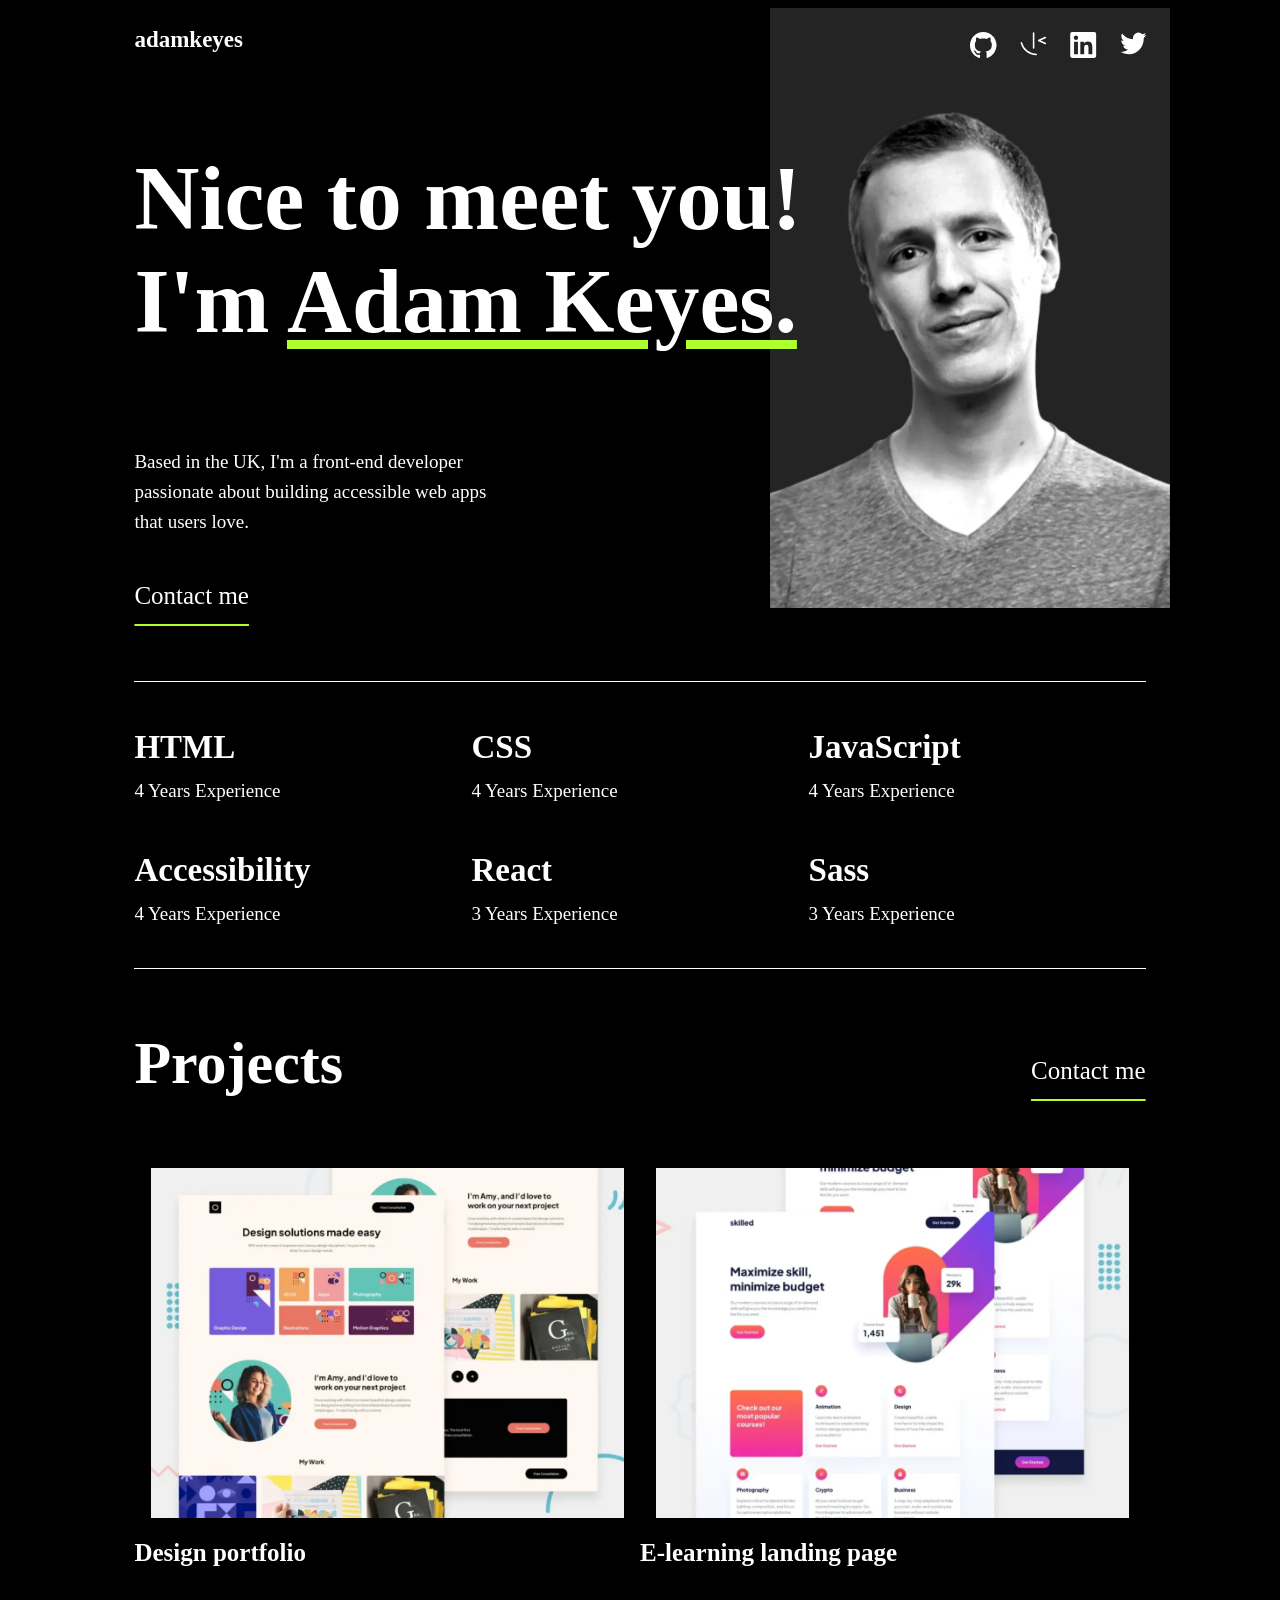
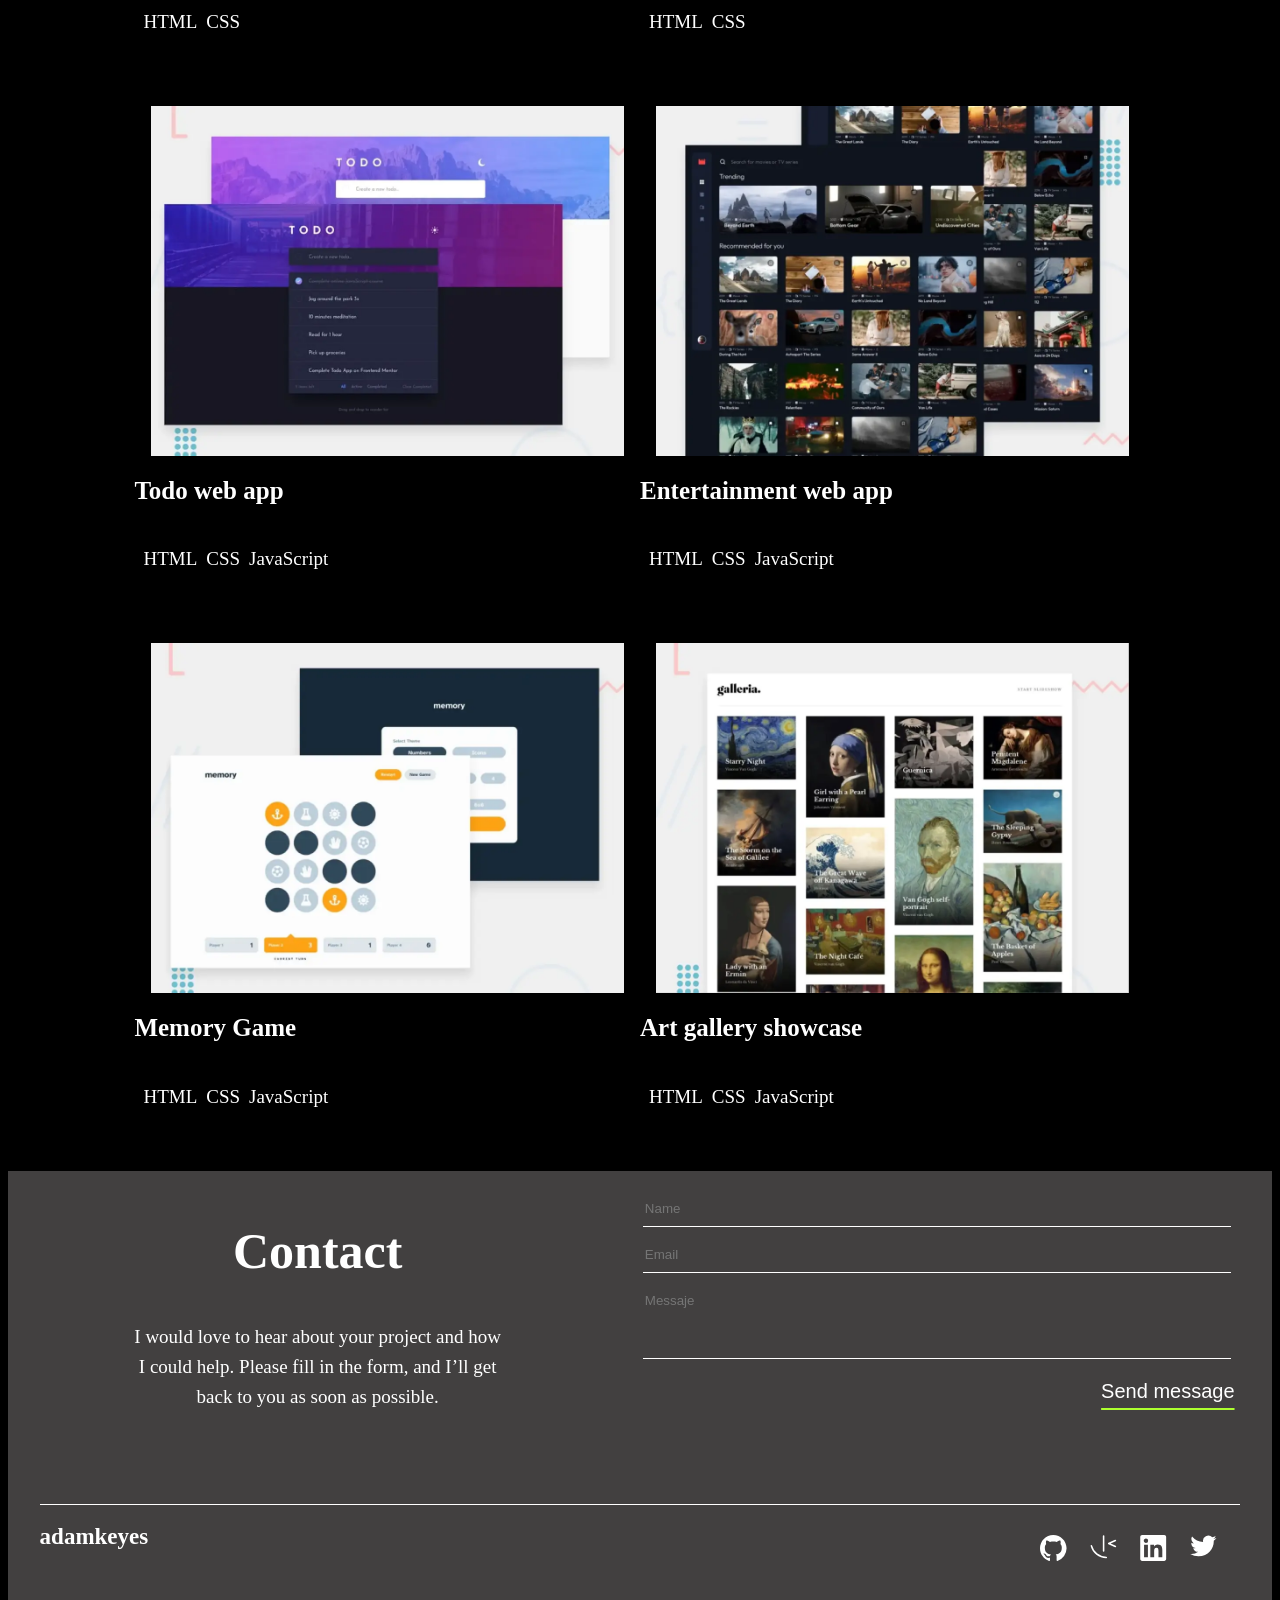
<file: index.html>
<!DOCTYPE html>
<html lang="en">
  <head>
    <meta charset="UTF-8" />
    <meta name="viewport" content="width=device-width, initial-scale=1.0" />
    <link rel="stylesheet" href="normalize.css" />
    <link rel="stylesheet" href="./styles.css" />
    <link
      rel="icon"
      type="image/png"
      sizes="32x32"
      href="./assets/images/favicon-32x32.png"
    />

    <title>Frontend Mentor | Single-page developer portfolio</title>
  </head>
  <body>
    <section class="hero">
      <h2 class="name">adamkeyes</h2>

      <div class="iconos-foto">
        <div class="icono">
          <img src="./assets/images/icon-github.svg" alt="" />
        </div>
        <div class="icono">
          <img src="./assets/images/icon-frontend-mentor.svg" alt="" />
        </div>
        <div class="icono">
          <img src="./assets/images/icon-linkedin.svg" alt="" />
        </div>
        <div class="icono">
          <img src="./assets/images/icon-twitter.svg" alt="" />
        </div>
      </div>

      <h1>Nice to meet you! I'm <span> Adam Keyes. </span></h1>

      <p class="descripcion">
        Based in the UK, I'm a front-end developer passionate about building
        accessible web apps that users love.
      </p>
      <p class="contactame contactame-top">Contact me</p>
    </section>

    <section class="skills">
      <div class="skill">
        <h2>HTML</h2>
        <p>4 Years Experience</p>
      </div>
      <div class="skill">
        <h2>CSS</h2>

        <p>4 Years Experience</p>
      </div>
      <div class="skill">
        <h2>JavaScript</h2>
        <p>4 Years Experience</p>
      </div>
      <div class="skill">
        <h2>Accessibility</h2>
        <p>4 Years Experience</p>
      </div>
      <div class="skill">
        <h2>React</h2>
        <p>3 Years Experience</p>
      </div>
      <div class="skill">
        <h2>Sass</h2>
        <p>3 Years Experience</p>
      </div>
    </section>

    <div class="proyectos-cabeza">
      <h3>Projects</h3>
      <p class="contactame">Contact me</p>
    </div>
    <section class="proyectos">
      <div class="proyecto">
        <div class="imagen imagen1"></div>

        <h2>Design portfolio</h2>

        <div class="pareja-skills">
          <p>HTML</p>
          <p>CSS</p>
        </div>

        <div class="verProCod">
          <a href="" class="contactame verpro">View project</a>
          <a href="" class="contactame">View code</a>
        </div>
      </div>
      <div class="proyecto">
        <div class="imagen imagen2"></div>

        <h2>E-learning landing page</h2>

        <div class="pareja-skills">
          <p>HTML</p>
          <p>CSS</p>
        </div>

        <div class="verProCod">
          <a href="" class="contactame verpro">View project</a>
          <a href="" class="contactame">View code</a>
        </div>
      </div>
      <div class="proyecto">
        <div class="imagen imagen3"></div>

        <h2>Todo web app</h2>

        <div class="pareja-skills">
          <p>HTML</p>
          <p>CSS</p>
          <p>JavaScript</p>
        </div>

        <div class="verProCod">
          <a href="" class="contactame verpro">View project</a>
          <a href="" class="contactame">View code</a>
        </div>
      </div>
      <div class="proyecto">
        <div class="imagen imagen4"></div>

        <h2>Entertainment web app</h2>

        <div class="pareja-skills">
          <p>HTML</p>
          <p>CSS</p>
          <p>JavaScript</p>
        </div>

        <div class="verProCod">
          <a href="" class="contactame verpro">View project</a>
          <a href="" class="contactame">View code</a>
        </div>
      </div>
      <div class="proyecto">
        <div class="imagen imagen5"></div>

        <h2>Memory Game</h2>

        <div class="pareja-skills">
          <p>HTML</p>
          <p>CSS</p>
          <p>JavaScript</p>
        </div>

        <div class="verProCod">
          <a href="" class="contactame verpro">View project</a>
          <a href="" class="contactame">View code</a>
        </div>
      </div>
      <div class="proyecto">
        <div class="imagen imagen6"></div>

        <h2>Art gallery showcase</h2>

        <div class="pareja-skills">
          <p>HTML</p>
          <p>CSS</p>
          <p>JavaScript</p>
        </div>

        <div class="verProCod">
          <a href="" class="contactame verpro">View project</a>
          <a href="" class="contactame">View code</a>
        </div>
      </div>
    </section>

    <section class="footer">
      <div class="footer-first">
      <div class="footer-head">
        <h2>Contact</h2>
        <p>
          I would love to hear about your project and how I could help. Please
          fill in the form, and I’ll get back to you as soon as possible.
        </p>
      </div>

      <form action="" class="formu">
        <input type="text" id="nombre" placeholder="Name">
        <input type="text" id="email" placeholder="Email">
        <input type="text" class="formu-mensaje" id="mensaje" placeholder="Messaje">
        <div class="formu-boton">
          <button type="submit">Send message</button>

        </div>
      </form>
    </div>
      <div class="footer-pie">
        <h2 class="name">adamkeyes</h2>
        <div class="iconos-footer">
          <div class="icono">
            <img src="./assets/images/icon-github.svg" alt="" />
          </div>
          <div class="icono">
            <img src="./assets/images/icon-frontend-mentor.svg" alt="" />
          </div>
          <div class="icono">
            <img src="./assets/images/icon-linkedin.svg" alt="" />
          </div>
          <div class="icono">
            <img src="./assets/images/icon-twitter.svg" alt="" />
          </div>
        </div>
      </div>
    </section>
    <script src="./form.js"></script>
  </body>
</html>
</file>
<file: styles.css>
:root{
    --grisFormulario: rgb(66, 64, 64);
}

body{
    background-color: black;
    color: white;
    text-align: center;
}

a{
    color: white;
    text-decoration-color: greenyellow;
}

p{
    font-size: 1.9rem;
    line-height: 3rem;
}

.hero{
    display: flex;
    flex-direction: column;
    align-items: center;
    margin-bottom: 6rem;
}

.name{
   font-size: 2.3rem; 
}

h1{
    font-size: 3.5rem;
    width: 80%;
    text-align: center;

}

span{
    text-decoration: underline;
    text-decoration-color: greenyellow;
    text-underline-offset: 0.8rem;
}

.iconos-foto{
    display: flex;
    justify-content: space-around;
    background-image: url("./assets/images/image-profile-desktop.webp");
    background-position: center;
    background-size: cover;
    background-repeat: no-repeat;
    height: 28rem;
    width: 16rem;
}

.icono img{
    margin-top: 0.4rem;
    width: 2rem;
}

.contactame{
    text-decoration: underline;
    text-decoration-color: greenyellow;
    text-underline-offset: 2rem;
    font-size: 2.5rem;
    margin-bottom: 1rem;
}

.skills{
    display: flex;
    flex-direction: column;
    align-items: center;
    border-top: white 1px solid;
}

.skills .skill h2{
    margin-bottom: 0rem;
}
.skills .skill p{
    margin-top: 1rem;
}

.skill h2{
    font-size: 3.3rem;
}

.proyecto{
    margin-top: 1rem;
    margin-bottom: 4rem;
}

.proyectos-cabeza{
    display: flex;
    justify-content: space-between;
    margin: 0rem 0.5rem;
    align-items: center;
    border-top: solid 1px white;
}

.proyectos-cabeza h3{
    font-size: 3.5rem;
}

.proyecto{
    display: flex;
    flex-direction: column;
    align-items: start;
}

.proyectos h2{
    font-size: 2.5rem;
}

.pareja-skills{
    display: flex;
    justify-content: space-around;
}

.pareja-skills p{
    margin-left: 0.9rem;
}

.verpro{
    margin-right: 5rem;
}

.imagen{
    height: 23rem;
    width: 100%;
    background-position: center;
    background-size: contain;
    background-repeat: no-repeat;
}

.imagen1{
    background-image: url("./assets/images/thumbnail-project-1-large.webp");
}
.imagen2{
    background-image: url("./assets/images/thumbnail-project-2-large.webp");
}
.imagen3{
    background-image: url("./assets/images/thumbnail-project-3-large.webp");
}
.imagen4{
    background-image: url("./assets/images/thumbnail-project-4-large.webp");
}
.imagen5{
    background-image: url("./assets/images/thumbnail-project-5-large.webp");
}
.imagen6{
    background-image: url("./assets/images/thumbnail-project-6-large.webp");
}

.footer{
    width: 100%;
    padding-top: 1rem;
    margin: 0rem;
    background-color: var(--grisFormulario);
}

.footer-head h2{
    font-size: 5rem;
}

.footer-head p{
    margin: 0rem 2% 0rem 2%;
}


.formu{
    display: flex;
    flex-direction: column;
    align-items: center;
    padding-bottom: 10rem;
}
.formu input{
    background-color: var(--grisFormulario);
    width: 95%;
    padding-top: 2rem;
    padding-bottom: 1rem;
    border: none;
    border-bottom: white 1px solid;
}

.formu .formu-mensaje{
    padding-bottom: 5rem;
}

.formu-boton{
    width: 100%;
    text-align: right;
    margin-top: 2rem;
    margin-right: 2%;
}

.formu-boton button{
    font-size: 2rem;
    border: none;
    background-color: var(--grisFormulario);
    color: white;
    text-decoration: underline;
    text-decoration-color: greenyellow;
    text-underline-offset: 1rem;
}

.footer-pie{
    display: flex;
    flex-direction: column;
    align-items: center;
    margin-bottom: 5rem;
}

.iconos-footer{
    width: 50%;
    display: flex;
    justify-content: space-between;
}

@media (min-width: 750px){

    body{
        display: flex;
        flex-direction: column;
        align-items: center;
    }

    .iconos-foto{
        justify-content: end;
        height: 60rem;
        width: 40rem;
        position: absolute;
        left: 77rem;
        z-index: -1;
    }

    .icono img{
        margin-top: 2.4rem;
        margin-right: 2.3rem;
        width: 2.7rem;
    }

    .hero{
        width: 80%;
        align-items: start;
    }

    .hero h1{
        text-align: left;
        font-size: 9rem;
        width: 70rem;
    }

    .descripcion{
        text-align: start;
        width: 36rem;
    }

    .skills{
        padding-top: 2rem;
        padding-bottom: 2rem;
        display: grid;
        grid-template-columns: repeat(3, 1fr);
        width: 80%;
    }

    .skill{
        width: 60%;
       text-align: left;
       border-top: none;
    }

    .proyectos-cabeza{
        width: 80%;
    }

    .proyectos-cabeza h3{
        font-size: 6rem;
    }

    .proyectos{
        display: grid;
        grid-template-columns: repeat(2,1fr);
        width: 80%;
        border-top: none;
    }

    .imagen{
        height: 35em;
    }

    .verProCod{
        display: none;
    }

    .footer{
        display: flex;
        flex-direction: column;
        align-items: center;
    }

    .footer-first{
        display: flex;
        flex-direction: row;
        width: 100%;
    }

    .footer-head{
        display: flex;
        flex-direction: column;
        align-items: center;
        width: 49%;
    }
    .footer-head p{
        width: 60%;
    }

    .formu{
        width: 49%;
    }

    .footer-pie{
        flex-direction: row;
        justify-content: space-between;
        width: 95%;
        border-top: white solid 1px;
    }

    .iconos-footer{
        width: 20rem;
    }

}
</file>
